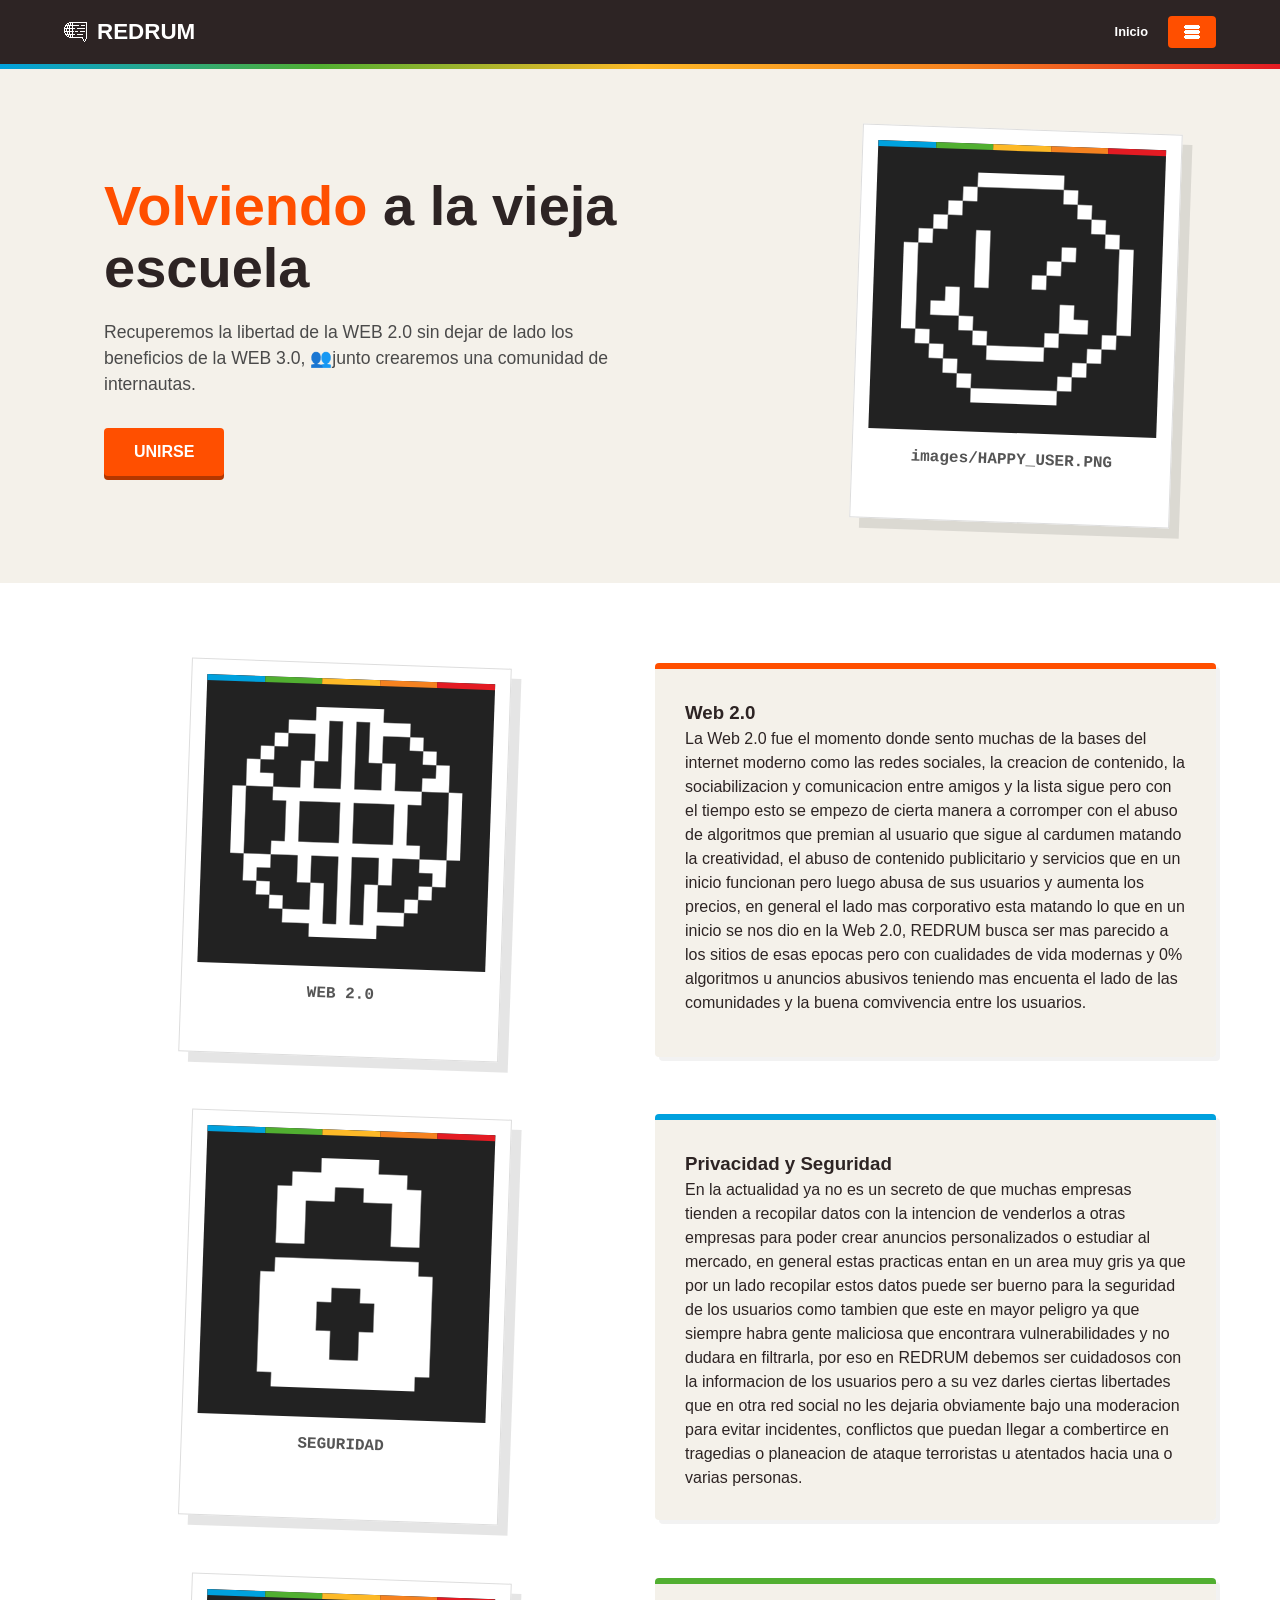
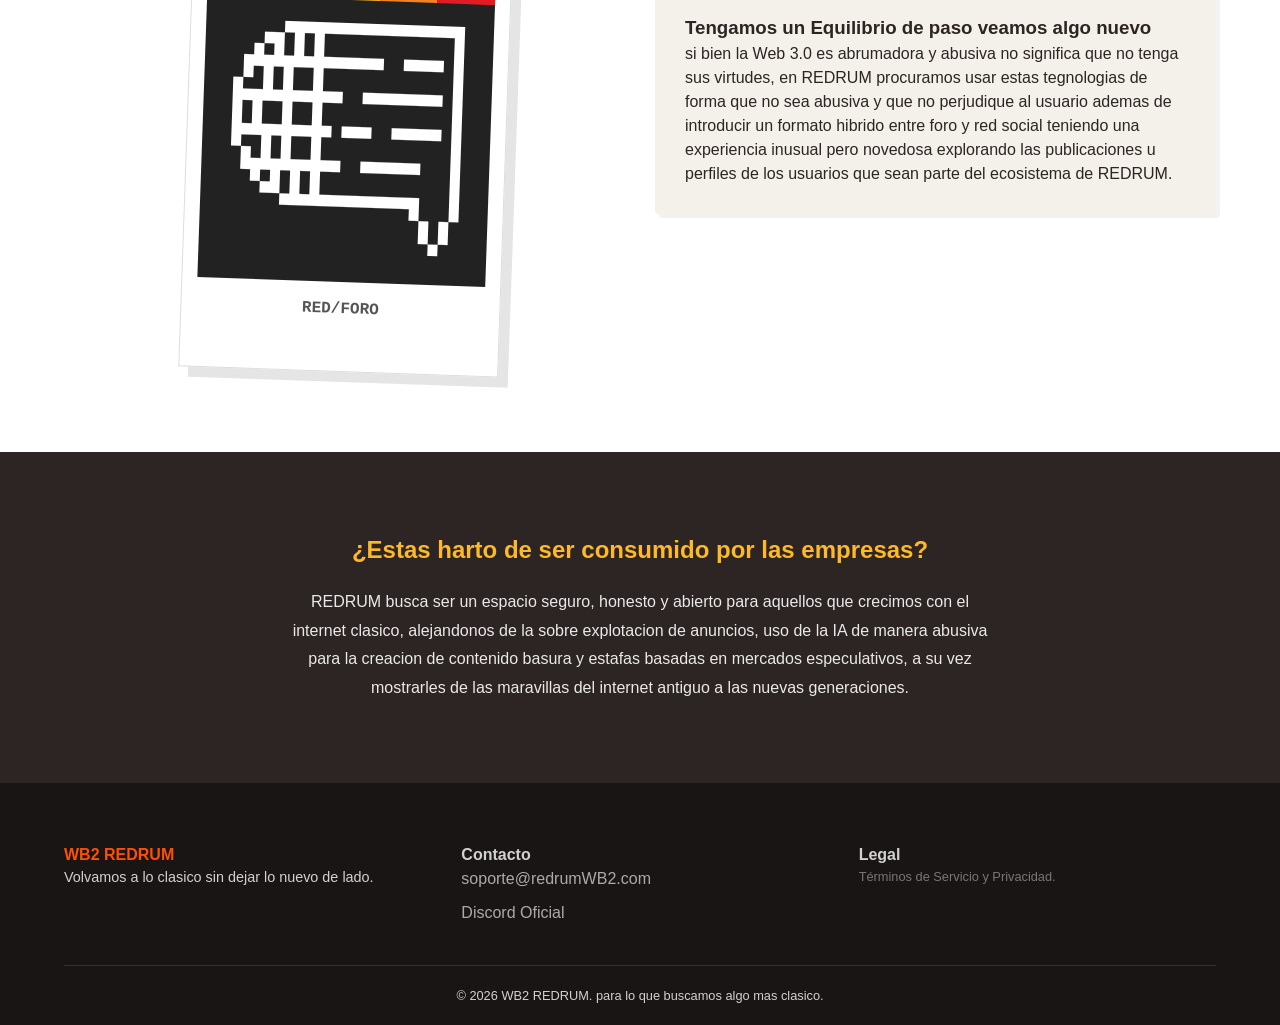
<file: index.html>
<!DOCTYPE html>
<html lang="es">
    <head>
        <meta charset="UTF-8">
        <meta name="viewport" content="width=device-width, initial-scale=1.0">
        <title>WB2 REDRUM | RED SOCIAL x FORO Web 2.0</title>
        <link rel="stylesheet" href="style.css">
    </head>
    <body>

        <header>
            <a href="#" class="logo">
                <img src="images/logo.png" style="width: auto; height: auto;">
                REDRUM
            </a>

            <div class="nav-actions">
                <nav style="display: flex; gap: 15px; color: white; font-weight: bold; font-size: 0.8rem;">
                    <a href="#" style="text-decoration: none; color: white"><span style="cursor:pointer">Inicio</span></a>
                </nav>
                
                <div class="dropdown">
                    <button class="dropbtn">
                        <img src="images/menu.png" style="width: auto; height: auto;">
                    </button>
                    <div class="dropdown-content">
                        <a href="#banner">Banner</a>
                        <a href="#info">Informacion</a>
                        <a href="#contactos">Contactos</a>
                    </div>
                </div>
            </div>
        </header>

        <section id="banner" class="hero">
            <div class="hero-content">
                <h1><span>Volviendo</span> a la vieja escuela</h1>
                <p>
                    Recuperemos la libertad de la WEB 2.0 sin dejar de lado los beneficios de la WEB 3.0, 👥junto crearemos una comunidad de internautas.
                </p>
                <button id="BotonUnirse" onclick="window.location.href='suppages/form.html'">
                    UNIRSE
                </button>
            </div>

            <div class="polaroid-wrapper">
                <div class="polaroid-card">
                    <div class="photo-space">
                        <div class="rainbow-strip">
                            <div style="background: var(--polaroid-azul)"></div>
                            <div style="background: var(--polaroid-verde)"></div>
                            <div style="background: var(--polaroid-amarillo)"></div>
                            <div style="background: var(--polaroid-naranja)"></div>
                            <div style="background: var(--polaroid-rojo)"></div>
                        </div>
                        <img src="images/happy_user.png" style="width: 80%; height: 80%;">
                    </div>
                    <p class="polaroid-label">images/HAPPY_USER.PNG</p>
                </div>
            </div>
        </section>

        <main>
            <section id="info" class="info-section">
                <div class="section-grid" style="margin-bottom: 5%;">
                    <div class="polaroid-wrapper">
                        <div class="polaroid-card">
                            <div class="photo-space">
                                <div class="rainbow-strip">
                                    <div style="background: var(--polaroid-azul)"></div>
                                    <div style="background: var(--polaroid-verde)"></div>
                                    <div style="background: var(--polaroid-amarillo)"></div>
                                    <div style="background: var(--polaroid-naranja)"></div>
                                    <div style="background: var(--polaroid-rojo)"></div>
                                </div>
                                <img src="images/web 2.png" style="width: 80%; height: 80%;">
                            </div>
                            <p class="polaroid-label">WEB 2.0</p>
                        </div>
                    </div>
                    <div class="info-card">
                        <i data-lucide="layout-template" color="var(--naranja-brave)" style="margin-bottom: 10px;"></i>
                        <h3>Web 2.0</h3>
                        <p>La Web 2.0 fue el momento donde sento muchas de la bases del internet moderno como las redes sociales, la creacion de contenido, la sociabilizacion y comunicacion entre amigos y la lista sigue pero con el tiempo esto se empezo de cierta manera a corromper con el abuso de algoritmos que premian al usuario que sigue al cardumen matando la creatividad, el abuso de contenido publicitario y servicios que en un inicio funcionan pero luego
                            abusa de sus usuarios y aumenta los precios, en general el lado mas corporativo esta matando lo que en un inicio se nos dio en la Web 2.0, REDRUM busca ser mas parecido a los sitios de esas epocas pero con cualidades de vida modernas y 0% algoritmos u anuncios abusivos teniendo mas encuenta el lado de las comunidades y la buena comvivencia entre los usuarios.</p>
                    </div>
                </div>

                <div class="section-grid" style="margin-bottom: 5%;">
                    <div class="polaroid-wrapper">
                        <div class="polaroid-card">
                            <div class="photo-space">
                                <div class="rainbow-strip">
                                    <div style="background: var(--polaroid-azul)"></div>
                                    <div style="background: var(--polaroid-verde)"></div>
                                    <div style="background: var(--polaroid-amarillo)"></div>
                                    <div style="background: var(--polaroid-naranja)"></div>
                                    <div style="background: var(--polaroid-rojo)"></div>
                                </div>
                            <img src="images/candado.png" style="width: 80%; height: 80%;">
                        </div>
                            <p class="polaroid-label">SEGURIDAD</p>
                        </div>
                    </div>
                    
                    <!-- Sección Informativa 2 -->
                    <div class="info-card" style="border-top-color: var(--polaroid-azul);">
                        <i data-lucide="shield-check" color="var(--polaroid-azul)" style="margin-bottom: 10px;"></i>
                        <h3>Privacidad y Seguridad</h3>
                        <p>En la actualidad ya no es un secreto de que muchas empresas tienden a recopilar datos con la intencion de venderlos a otras empresas para poder crear anuncios personalizados o estudiar al mercado, en general estas practicas entan en un area muy gris ya que por un lado recopilar estos datos puede ser buerno para la seguridad
                            de los usuarios como tambien que este en mayor peligro ya que siempre habra gente maliciosa que encontrara vulnerabilidades y no dudara en filtrarla, por eso en REDRUM debemos ser cuidadosos con la informacion de los usuarios pero a su vez darles ciertas libertades que en otra red social no les dejaria obviamente bajo una
                            moderacion para evitar incidentes, conflictos que puedan llegar a combertirce en tragedias o planeacion de ataque terroristas u atentados hacia una o varias personas.</p>
                    </div>
                </div>

                <div class="section-grid">
                    <div class="polaroid-wrapper">
                        <div class="polaroid-card">
                            <div class="photo-space">
                                <div class="rainbow-strip">
                                    <div style="background: var(--polaroid-azul)"></div>
                                    <div style="background: var(--polaroid-verde)"></div>
                                    <div style="background: var(--polaroid-amarillo)"></div>
                                    <div style="background: var(--polaroid-naranja)"></div>
                                    <div style="background: var(--polaroid-rojo)"></div>
                                </div>
                                <img src="images/logo grande.png" style="width: 80%; height: 80%;">
                            </div>
                            <p class="polaroid-label">RED/FORO</p>
                        </div>
                    </div>
                    <div class="info-card" style="border-top-color: var(--polaroid-verde); height: 60%;">
                        <i data-lucide="cpu" color="var(--polaroid-verde)" style="margin-bottom: 10px;"></i>
                        <h3>Tengamos un Equilibrio de paso veamos algo nuevo</h3>
                        <p>si bien la Web 3.0 es abrumadora y abusiva no significa que no tenga sus virtudes, en REDRUM procuramos usar estas tegnologias de forma que no sea abusiva y que no perjudique al usuario ademas de introducir un formato hibrido entre foro y red social 
                            teniendo una experiencia inusual pero novedosa explorando las publicaciones u perfiles de los usuarios que sean parte del ecosistema de  REDRUM.</p>
                    </div>
                </div>
            </section>

            <section class="banner-cafe">
                <h2 style="color: var(--polaroid-amarillo);">¿Estas harto de ser <span>consumido</span> por las empresas?</h2>
                <p style="max-width: 700px; margin: 20px auto 0; opacity: 0.9; line-height: 1.8;">
                    REDRUM busca ser un espacio seguro, honesto y abierto para aquellos que crecimos con el internet clasico, alejandonos de la sobre explotacion de anuncios, uso de la IA de manera abusiva para la creacion de contenido basura y estafas basadas en mercados especulativos, a su vez mostrarles de las maravillas del internet antiguo a las nuevas generaciones.
                </p>
            </section>
        </main>

        <footer>
            <div id="contactos" class="footer-grid">
                <div class="footer-col">
                    <h4 style="color: var(--naranja-brave);">WB2 REDRUM</h4>
                    <p style="font-size: 0.9rem;">Volvamos a lo clasico sin dejar lo nuevo de lado.</p>
                </div>
                <div class="footer-col">
                    <h4>Contacto</h4>
                    <a id="ContactLinks" href="#" style="margin-bottom: 10px;">soporte@redrumWB2.com</a>
                    <a id="ContactLinks" href="#">Discord Oficial</a>
                </div>
                <div class="footer-col">
                    <h4>Legal</h4>
                    <p style="font-size: 0.8rem; color: #777;">Términos de Servicio y Privacidad.</p>
                </div>
            </div>
            <div id="CopyrightFooter">
                &copy; 2026 WB2 REDRUM. para lo que buscamos algo mas clasico.
            </div>
        </footer>
    </body>
</html>
</file>
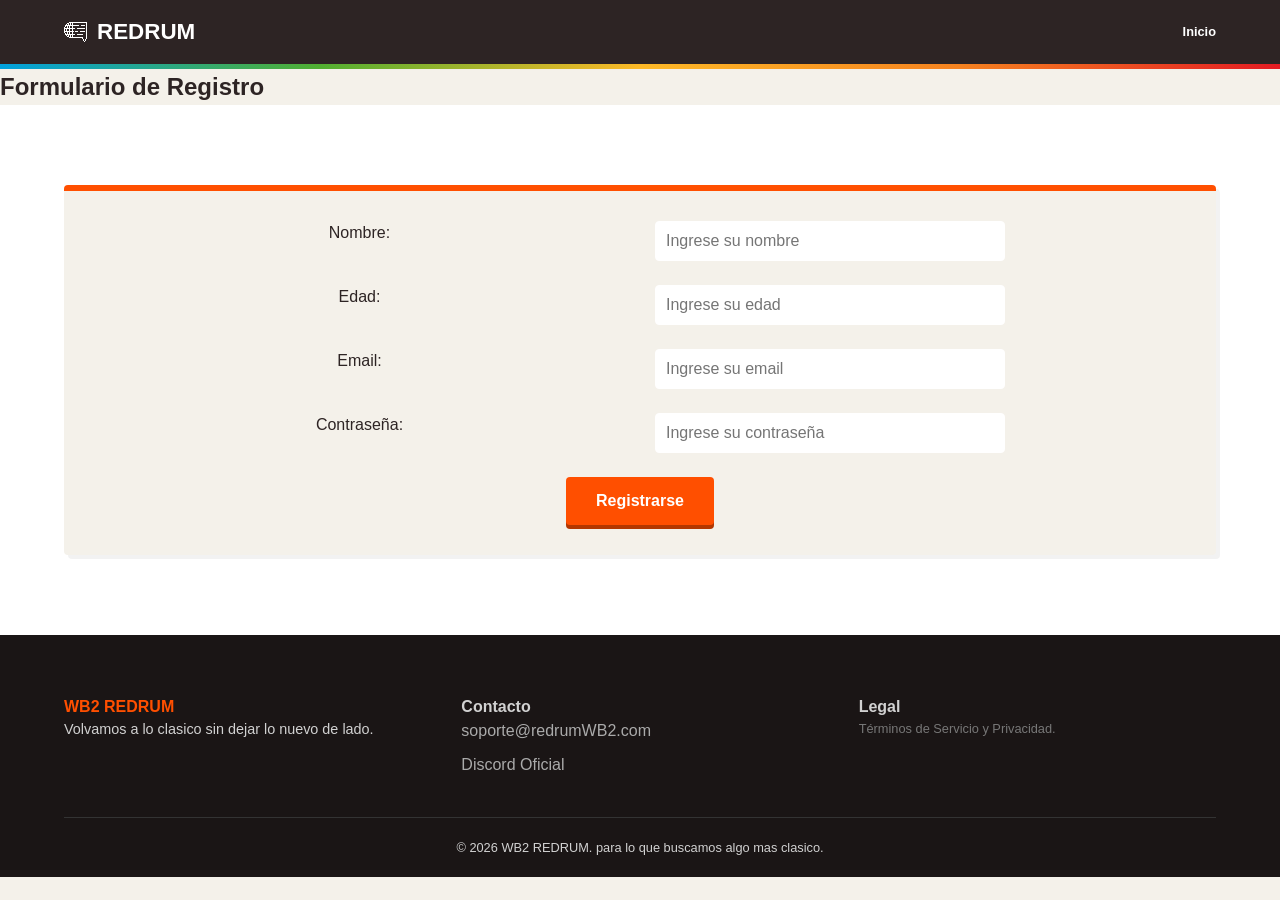
<file: suppages/form.html>
<!DOCTYPE html>
<html lang="es">
    <head>
        <meta charset="UTF-8">
        <meta name="viewport" content="width=device-width, initial-scale=1.0">
        <title>WB2 REDRUM | Formulario</title>
        <link rel="stylesheet" href="../style.css">
        <script src="form.js" defer></script>
    </head>
    <body>

        <header>
            <a href="#" class="logo">
                <img src="../images/logo.png" style="width: auto; height: auto;">
                REDRUM
            </a>

            <div class="nav-actions">
                <nav style="display: flex; gap: 15px; color: white; font-weight: bold; font-size: 0.8rem;">
                    <a href="../index.html" style="text-decoration: none; color: white"><span style="cursor:pointer">Inicio</span></a>
                </nav>
            </div>
        </header>

        <main>
            <section id="banner" class="banner">
                <h1>Formulario de Registro</h1>
            </section>

            <section id="info" class="info-section">
                <div class="info-card" style=" align-items: center; text-align: center; position: relative; left: 50%; transform: translateX(-50%);">
                    <form id="Registro">
                        <div class="section-grid">
                            <label for="nombre">Nombre:</label>
                            <input class="InputText" placeholder="Ingrese su nombre" type="text" id="nombre" name="nombre" required>
                        </div>
                        <br>
                        <div class="section-grid">
                            <label for="edad">Edad:</label>
                            <input class="InputText" placeholder="Ingrese su edad" type="number" id="edad" name="edad" required>
                        </div>
                        <br>
                        <div class="section-grid">
                            <label for="email">Email:</label>
                            <input class="InputText" placeholder="Ingrese su email" type="email" id="email" name="email" required>
                        </div>
                        <br>
                        <div class="section-grid">
                            <label for="password">Contraseña:</label>
                            <input class="InputText" placeholder="Ingrese su contraseña" type="password" id="password" name="password" required>
                        </div>
                        <br>
                        <button id="BotonUnirse" type="submit">Registrarse</button>
                    </form>
                </div>
            </section>
        </main>

        <footer>
            <div id="contactos" class="footer-grid">
                <div class="footer-col">
                    <h4 style="color: var(--naranja-brave);">WB2 REDRUM</h4>
                    <p style="font-size: 0.9rem;">Volvamos a lo clasico sin dejar lo nuevo de lado.</p>
                </div>
                <div class="footer-col">
                    <h4>Contacto</h4>
                    <a id="ContactLinks" href="#" style="margin-bottom: 10px;">soporte@redrumWB2.com</a>
                    <a id="ContactLinks" href="#">Discord Oficial</a>
                </div>
                <div class="footer-col">
                    <h4>Legal</h4>
                    <p style="font-size: 0.8rem; color: #777;">Términos de Servicio y Privacidad.</p>
                </div>
            </div>
            <div id="CopyrightFooter">
                &copy; 2026 WB2 REDRUM. para lo que buscamos algo mas clasico.
            </div>
        </footer>
    </body>
</html>
</file>
<file: style.css>
:root {
            --cafe-fondo: #2d2424;      
            --crema-papel: #f4f1ea;     
            --naranja-brave: #ff4f00;
            --naranja-sbrave:#b33700;
            --naranja-dbrave:#752300;
            
            --polaroid-azul: #00a1de;
            --polaroid-verde: #51af31;
            --polaroid-amarillo: #fdb927;
            --polaroid-naranja: #f58220;
            --polaroid-rojo: #e31b23;

            --blanco-puro: #ffffff;
            --sombra-retro: 10px 10px 0px rgba(0,0,0,0.1);

            --gradiante: linear-gradient(to right, var(--polaroid-azul), var(--polaroid-verde), var(--polaroid-amarillo), var(--polaroid-naranja), var(--polaroid-rojo)) 1;
        }


        * {
            margin: 0;
            padding: 0;
            box-sizing: border-box;
            font-family: 'Trebuchet MS', sans-serif;
        }

        body {
            background-color: var(--crema-papel);
            color: var(--cafe-fondo);
            line-height: 1.5;
            overflow-x: hidden;
        }

        header {
            background: var(--cafe-fondo);
            padding: 15px 5%;
            display: flex;
            justify-content: space-between;
            align-items: center;
            position: sticky;
            top: 0;
            z-index: 1000;
            border-bottom: 5px solid;
            border-image: linear-gradient(to right, var(--polaroid-azul), var(--polaroid-verde), var(--polaroid-amarillo), var(--polaroid-naranja), var(--polaroid-rojo)) 1;
        }

        .logo {
            display: flex;
            align-items: center;
            gap: 10px;
            color: white;
            text-decoration: none;
            font-weight: 900;
            font-size: 1.4rem;
            flex-shrink: 0;
        }

        .nav-actions {
            display: flex;
            align-items: center;
            gap: 20px;
        }

        .dropdown {
            position: relative;
        }

        .dropbtn {
            background: var(--naranja-brave);
            color: white;
            border: none;
            padding: 8px 16px;
            border-radius: 4px;
            font-weight: bold;
            cursor: pointer;
            display: flex;
            align-items: center;
            gap: 5px;
            white-space: nowrap;
        }

        .dropdown-content {
            display: none;
            position: absolute;
            right: 0;
            top: 100%;
            background: white;
            min-width: 180px;
            box-shadow: 0 8px 16px rgba(0,0,0,0.2);
            border-radius: 4px;
            overflow: hidden;
        }

        .dropdown-content a:hover {
            background-color: #eee;
        }

        .dropdown-content a {
            color: var(--cafe-fondo);
            padding: 12px;
            text-decoration: none;
            display: block;
            border-bottom: 1px solid #eee;
        }

        .dropbtn:hover {
            background: var(--naranja-sbrave);
        }

        .dropdown:hover .dropdown-content {
            display: block;
        }

        .hero {
            padding: 60px 5%;
            max-width: 1200px;
            margin: 0 auto;
            display: flex;
            align-items: center;
            justify-content: center;
            gap: 40px;
            flex-wrap: wrap;
        }

        .hero-content {
            flex: 1 1 400px; 
            text-align: left;
        }

        .hero-content h1 {
            font-size: clamp(2rem, 5vw, 3.5rem);
            line-height: 1.1;
            margin-bottom: 20px;
            color: var(--cafe-fondo);
        }

        .hero-content h1 span {
            color: var(--naranja-brave);
        }

        .hero-content p {
            font-size: 1.1rem;
            margin-bottom: 30px;
            color: #4a4a4a;
            max-width: 550px;
        }

        .polaroid-wrapper {
            flex: 0 1 320px;
            display: flex;
            justify-content: center;
        }

        .polaroid-card {
            background: var(--blanco-puro);
            padding: 15px 15px 50px 15px;
            box-shadow: var(--sombra-retro);
            border: 1px solid #ddd;
            transform: rotate(2deg);
            width: 100%;
            max-width: 320px;
            transition: transform 0.3s;
        }

        .polaroid-card:hover {
            transform: rotate(0deg) scale(1.05);
        }

        .photo-space {
            background: #222;
            width: 100%;
            aspect-ratio: 1/1;
            display: flex;
            flex-direction: column;
            justify-content: center;
            align-items: center;
            position: relative;
            overflow: hidden;
        }

        .rainbow-strip {
            position: absolute;
            top: 0;
            width: 100%;
            height: 6px;
            display: flex;
        }
        .rainbow-strip div { flex: 1; }

        .polaroid-label {
            margin-top: 15px;
            font-family: 'Courier New', Courier, monospace;
            font-weight: bold;
            text-align: center;
            color: #555;
        }

        .info-section {
            padding: 80px 5%;
            background: white;
        }

        .section-grid {
            display: grid;
            grid-template-columns: repeat(auto-fit, minmax(280px, 1fr));
            gap: 30px;
            max-width: 1200px;
            margin: 0 auto;
        }

        .info-card {
            padding: 30px;
            border-top: 6px solid var(--naranja-brave);
            background: var(--crema-papel);
            border-radius: 4px;
            box-shadow: 4px 4px 0px rgba(0,0,0,0.05);
            height: 100%;
        }

        .banner-cafe {
            background: var(--cafe-fondo);
            color: white;
            padding: 80px 5%;
            text-align: center;
        }

        footer {
            background: #1a1515;
            color: #d1d1d1;
            padding: 60px 5% 20px;
        }

        .footer-grid {
            display: grid;
            grid-template-columns: repeat(auto-fit, minmax(200px, 1fr));
            gap: 40px;
            max-width: 1200px;
            margin: 0 auto;
        }

        #BotonUnirse {
            background: var(--naranja-brave);
            color: white;
            padding: 15px 30px;
            border: none;
            border-radius: 4px;
            font-weight: bold;
            cursor: pointer;
            font-size: 1rem;
            box-shadow: 0 4px 0 var(--naranja-sbrave);
            transition: transform 0.3s;
        }

        #BotonUnirse:hover {
            transform: scale(1.02);
            font-size: 1.02rem;
            box-shadow: 0 6px 0 var(--naranja-sbrave);

        }

        #BotonUnirse:active {
            background: var(--naranja-sbrave);
            color: #333;
            padding: 15px 30px;
            border: none;
            border-radius: 4px;
            font-weight: bold;
            cursor: pointer;
            font-size: 1rem;
            box-shadow: 0 6px 0 var(--naranja-dbrave);
            transition: scale(0.94);
            transition: transform 0.3s;
        }

        #ContactLinks {
            color: #aaa;
            text-decoration: none;
            display: block;
        }

        #CopyrightFooter {
            text-align: center;
            margin-top: 40px;
            font-size: 0.8rem;
            border-top: 1px solid #333;
            padding-top: 20px;
        }

        .InputText {
            width: 66%;
            padding: 10px;
            border: 1px solid var(--blanco-puro);
            border-radius: 4px;
            font-size: 1rem;
        }

        @media (max-width: 768px) {
            .hero {
                text-align: center;
                padding-top: 30px;
            }
            .hero-content {
                display: flex;
                flex-direction: column;
                align-items: center;
            }
            .polaroid-card {
                transform: rotate(0);
            }
            header .nav-actions nav {
                display: none;
            }
        }
</file>
